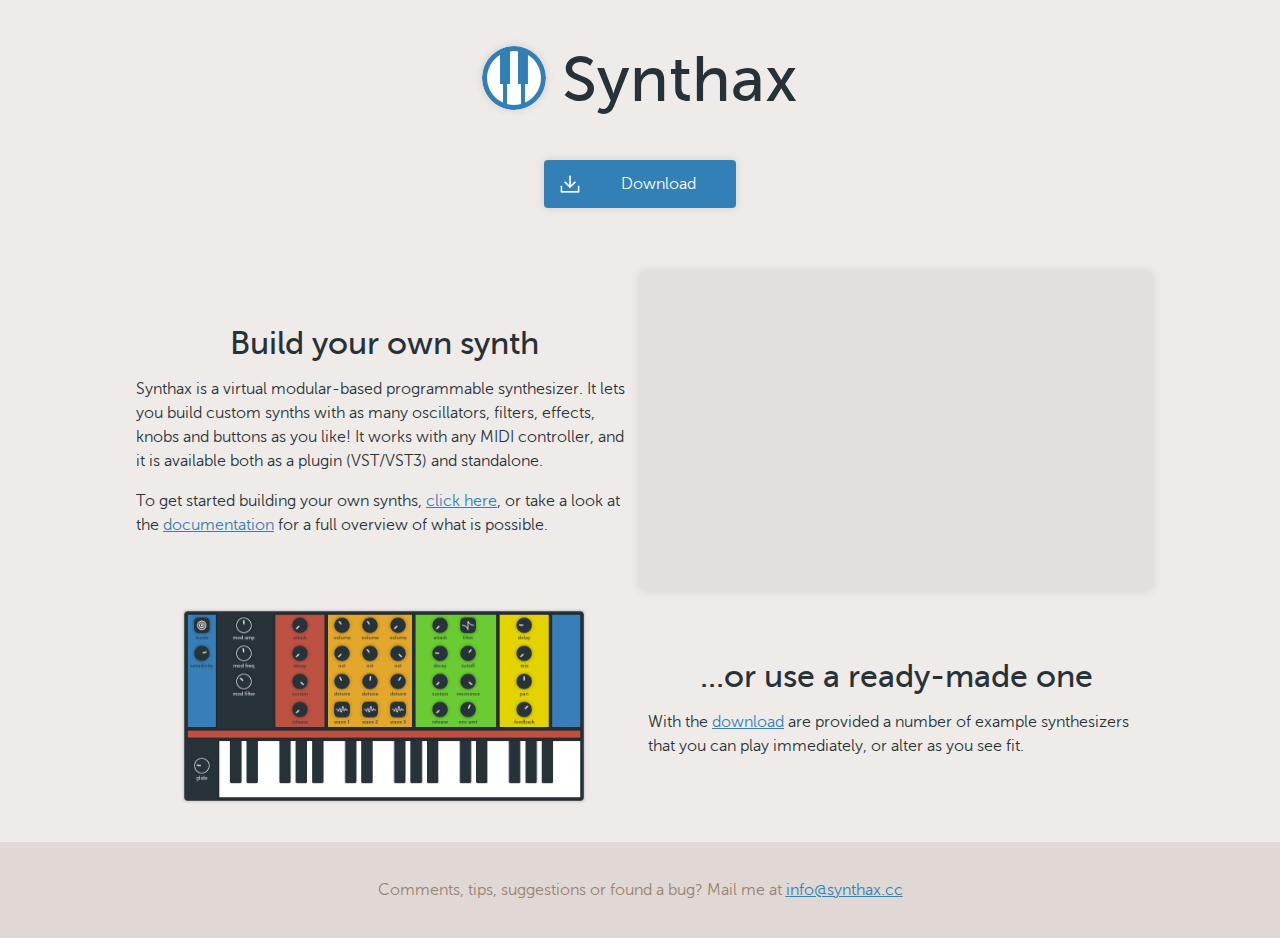
<file: index.html>
<!doctype html>
<html lang="en">
	<head>
		<meta charset="utf-8">
		<meta name="viewport" content="width=device-width, initial-scale=1.0, maximum-scale=1.0, user-scalable=0">
		<title>Synthax</title>
		<link rel="icon" href="/img/favicon.png">
		<link rel="stylesheet" type="text/css" href="/css/style.css">
	</head>
	<body>
		<div id="header"><a href="/"><img src="/img/synthax-logo.png" alt /></a><span>Synthax</span></div>
		<div id="content">
			<div style="display: flex; justify-content: center;">
				<a class="button" id="button-download" href="/download.html"><img src="/img/icon-download.png" alt /><span>Download</span></a>
			</div>

			<div style="height: 48px;"></div>

			<div class="two-columns">
				<div><div>
					<h1>Build your own synth</h1>
					<p>
						Synthax is a virtual modular-based programmable synthesizer. It lets you build custom synths with as many oscillators, filters, effects, knobs and buttons as you like! <!-- , including a user interface that can be as simple or as complex as you want. Also you can share yours and use the synth design of others. --> It works with any MIDI controller, and it is available both as a plugin (VST/VST3) and standalone.
					</p>
					<p>
						To get started building your own synths, <a target="_blank" href="/getstarted.html">click here</a>, or take a look at the <a target="_blank" href="/doc.html">documentation</a> for a full overview of what is possible.
					</p>
				</div></div>
				<div>
					<div class="video-wrapper">
						<iframe width="100%" height="100%" src="https://www.youtube.com/embed/vF_-abcdefg" frameborder="0" allow="accelerometer; encrypted-media; gyroscope; picture-in-picture" allowfullscreen></iframe>	
					</div>
				</div>
			</div>
			<div class="two-columns" style="flex-direction: row-reverse;">
				<div>
					<div>
						<h1>...or use a ready-made one</h1>
						<p>
							With the <a href="/download.html">download</a> are provided a number of example synthesizers that you can play immediately, or alter as you see fit.
						</p>
					</div>
				</div>
				<div>
					<div class="image-wrapper">
						<img src="/img/synth-2.png" alt />
					</div>
				</div>
			</div>
			<div class="two-columns">
				<div>
					
				</div>
				<div>
					<!-- <div class="slideshow"><img style="width: 100%;" src="/img/screenshot-1.png" alt /><img style="width: 100%;" src="/img/screenshot-2.png" alt /></div> -->
				</div>
			</div>
		</div>
		<div id="footer"><span>Comments, tips, suggestions or found a bug? Mail me at <a href="mailto:info@synthax.cc">info@synthax.cc</a></span></div>
	</body>
</html>
</file>
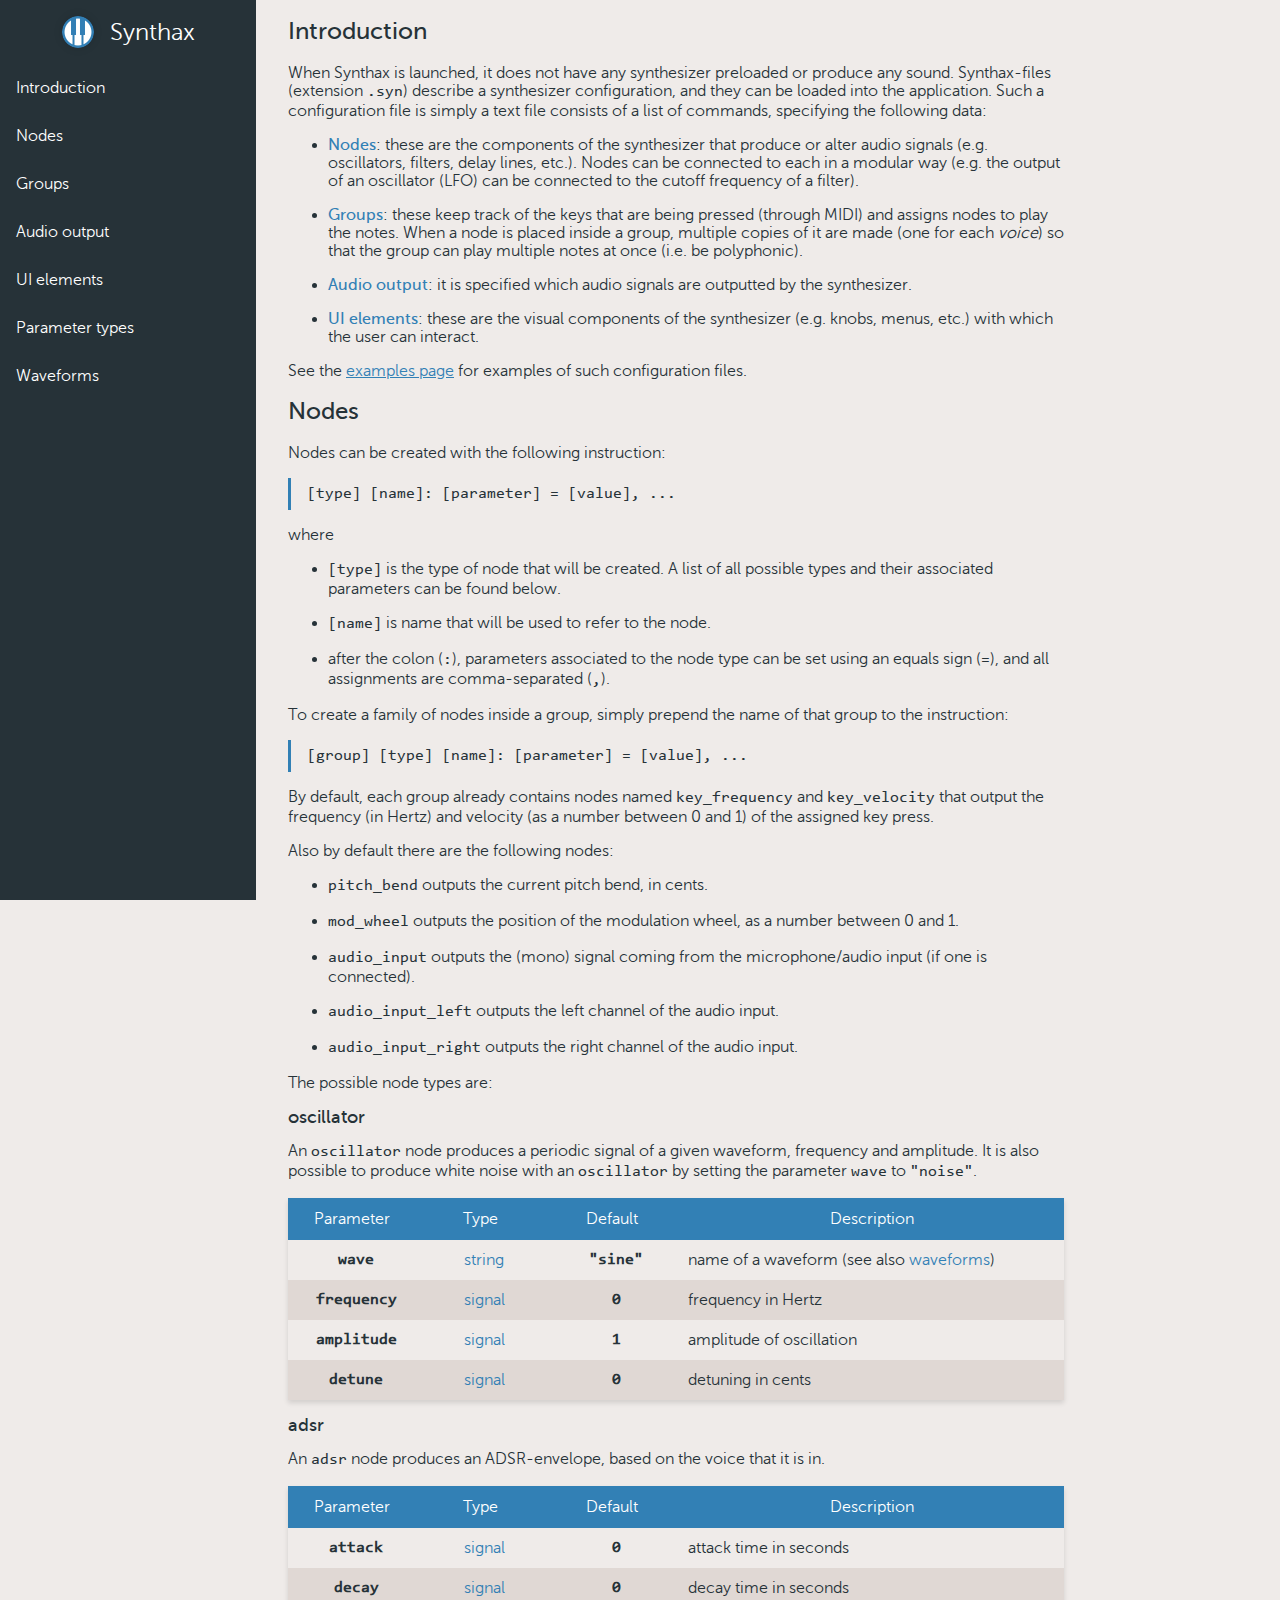
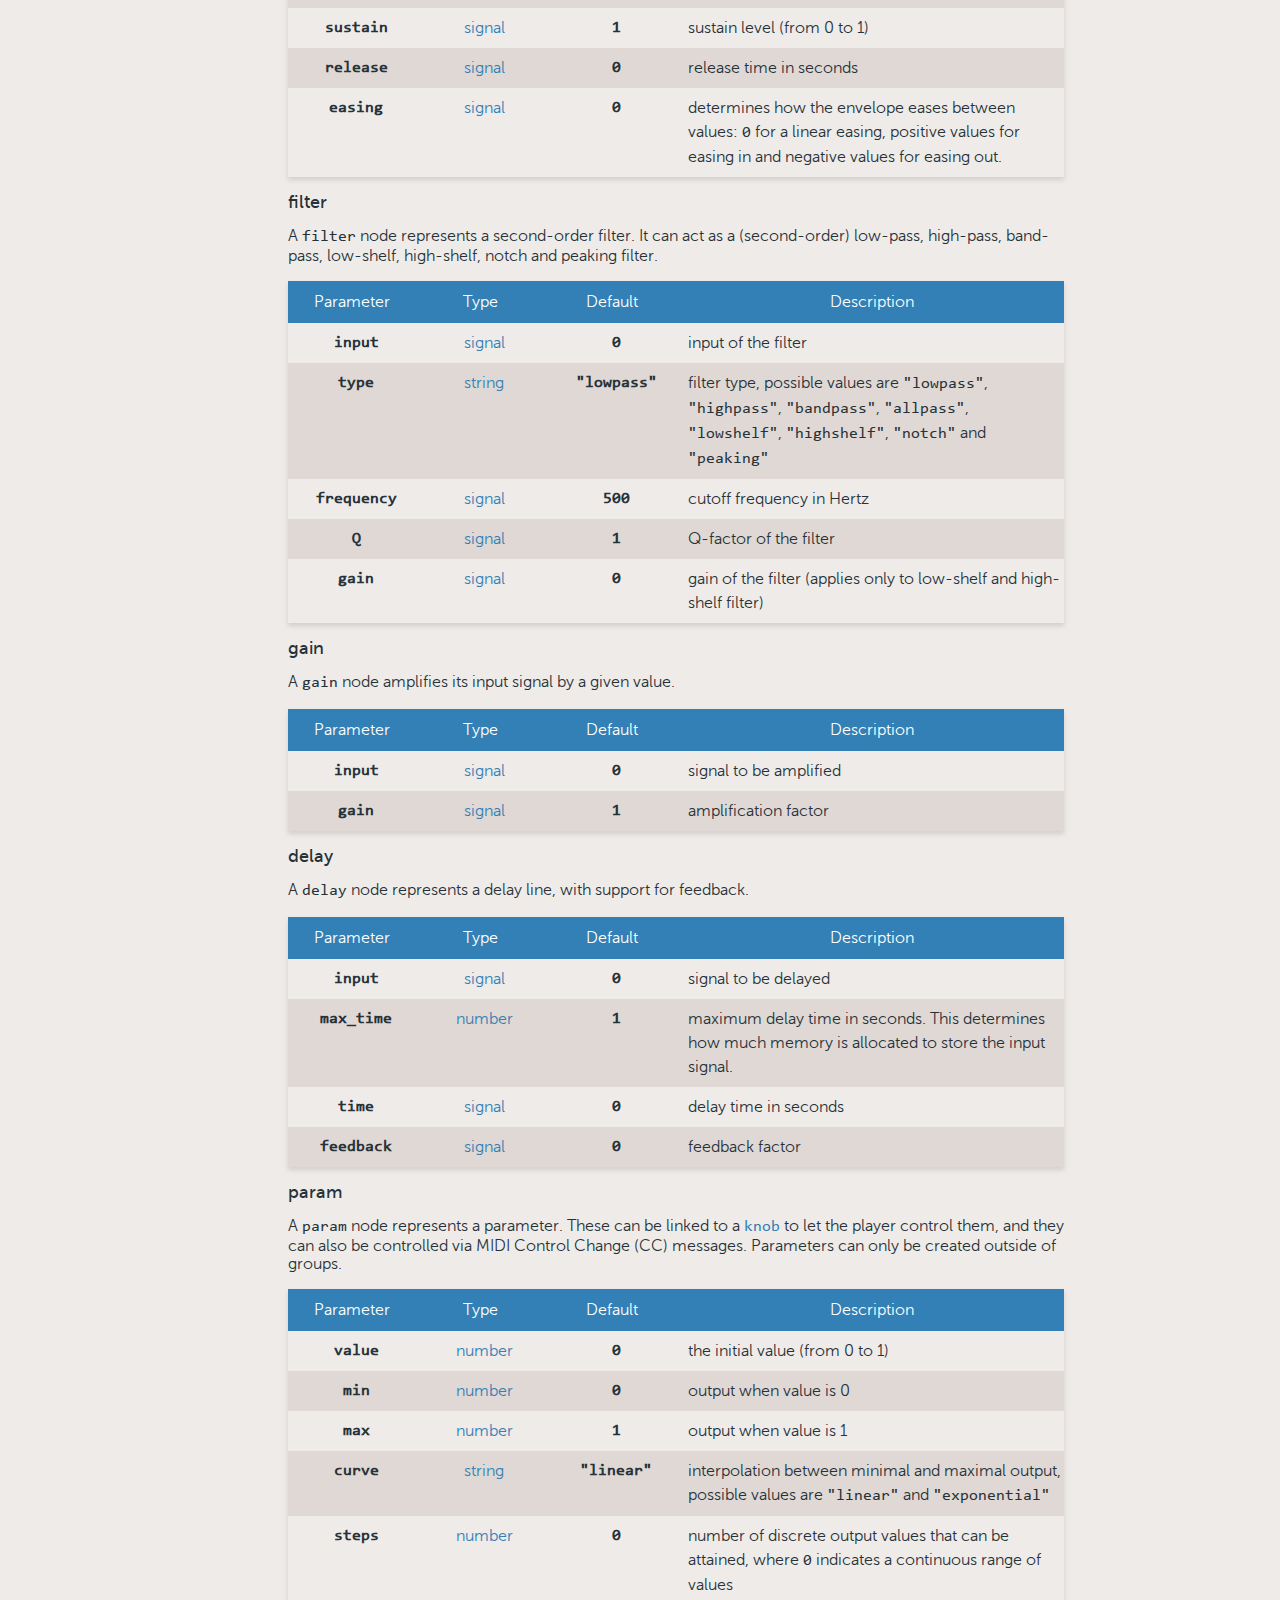
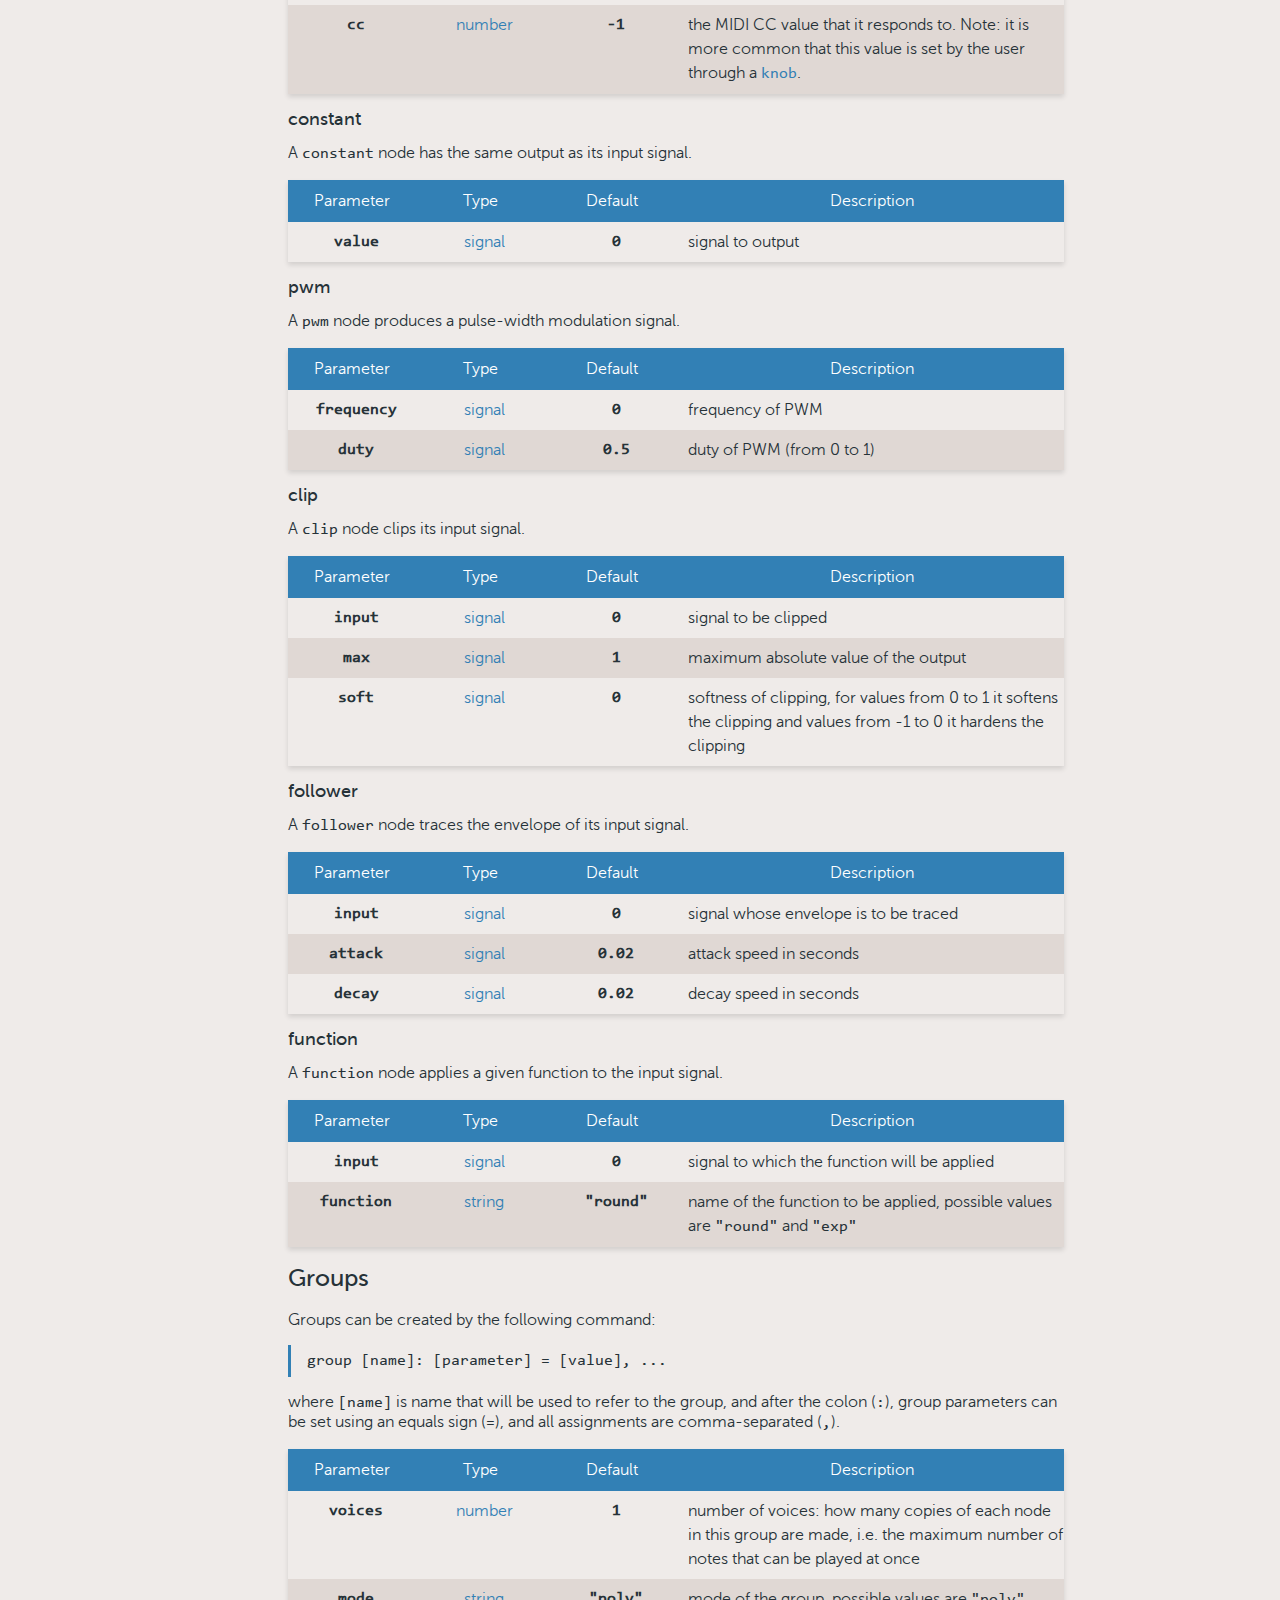
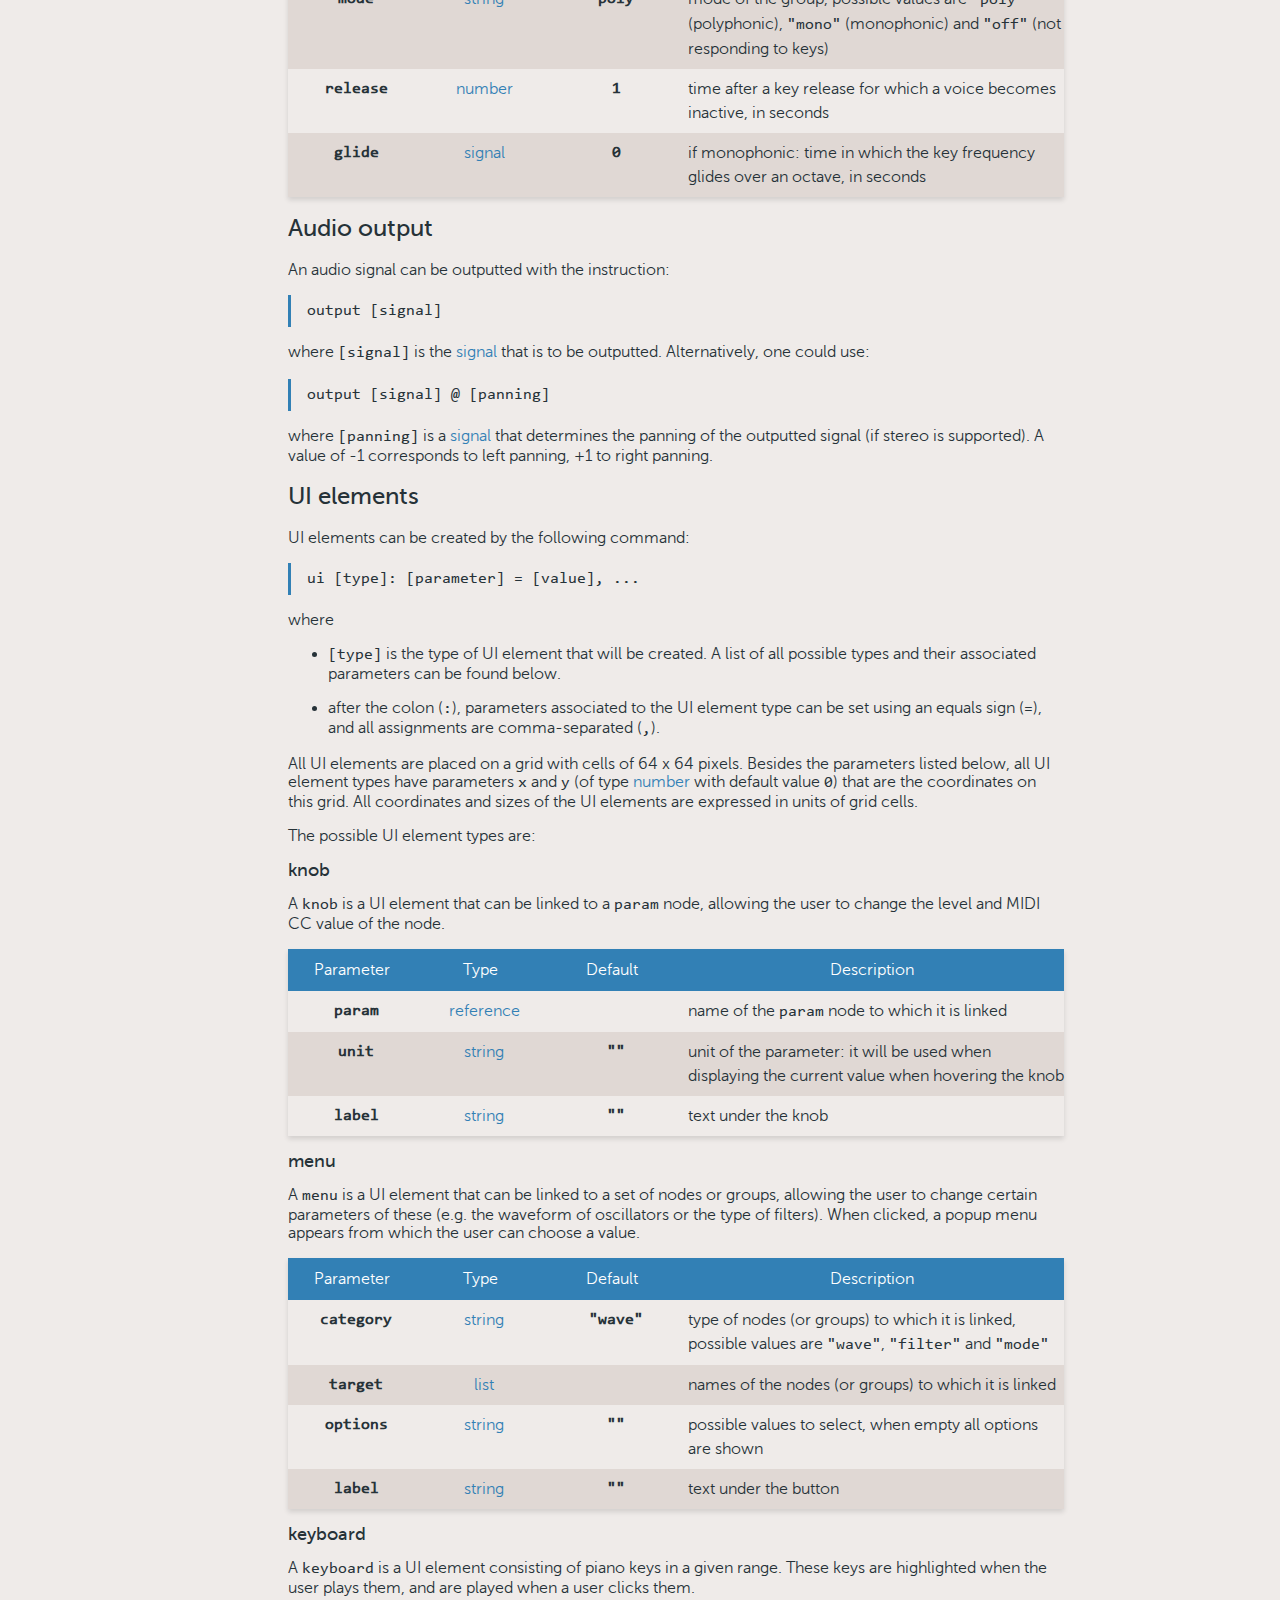
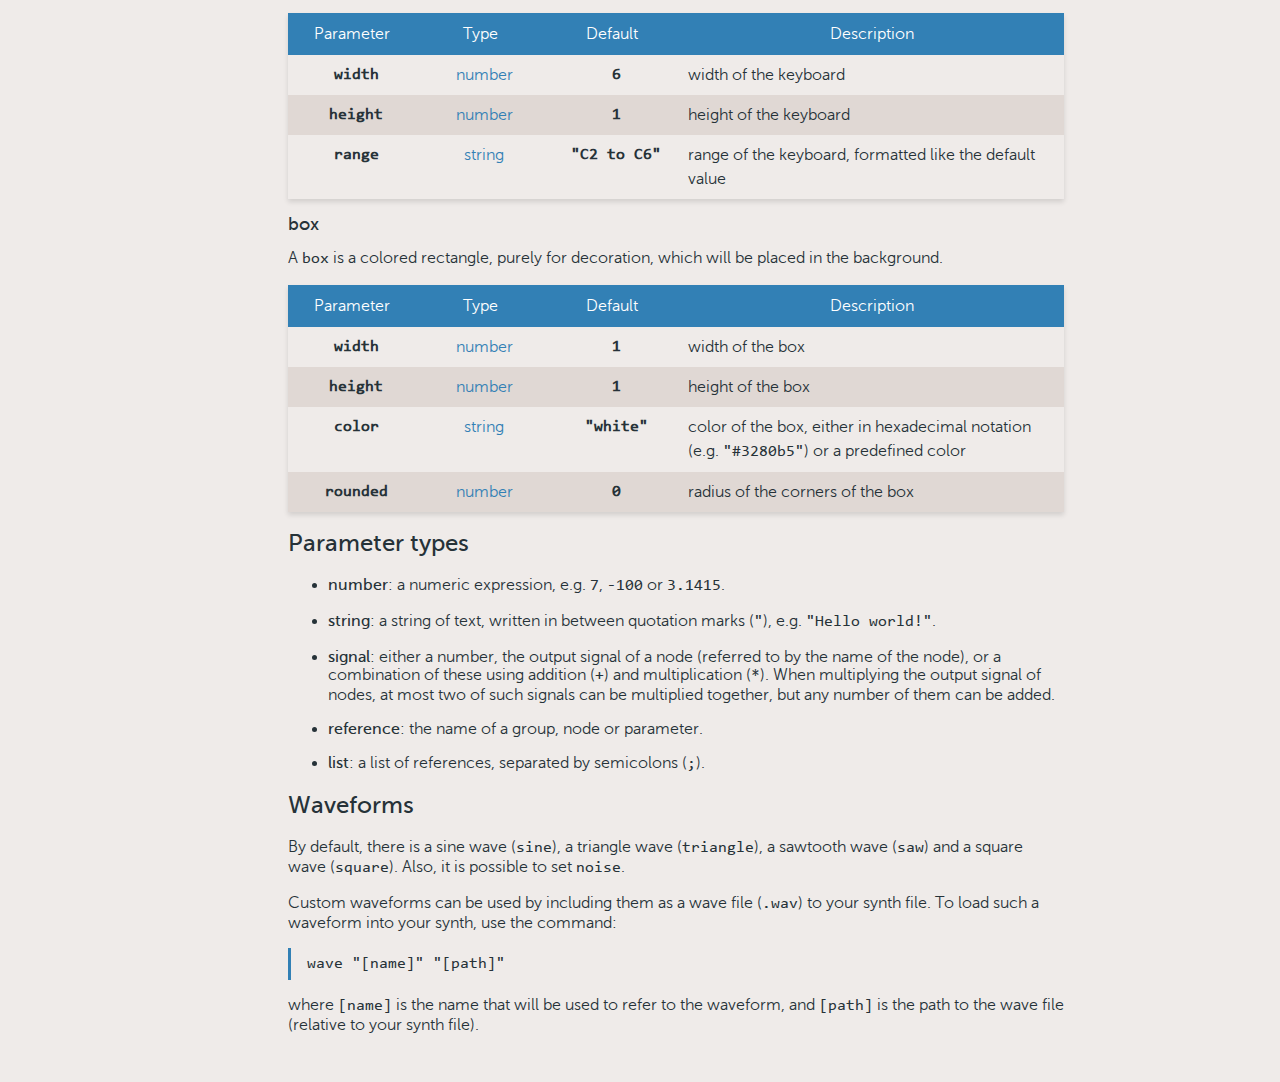
<file: doc.html>
<!doctype html><html lang="en"><head><meta charset="utf-8"><meta name="viewport" content="width=device-width, initial-scale=1.0, maximum-scale=1.0, user-scalable=0"><title>Documentation</title><link rel="icon" href="/img/favicon.png"><link rel="stylesheet" type="text/css" href="/css/doc.css"></head><body><div id="container"><div><div id="sidebar"><div class="logo"><img src="/img/synthax-logo.png" alt /><span>Synthax</span></div><div id="navigation-toggle" onclick="javascript:this.nextSibling.style.display=(this.nextSibling.style.display=='none'?'':'none');"><img src="/img/icon-menu.png" alt /></div><div id="navigation"><a href="#introduction">Introduction</a><a href="#nodes">Nodes</a><a href="#groups">Groups</a><a href="#audio-output">Audio output</a><a href="#ui-elements">UI elements</a><a href="#parameter-types">Parameter types</a><a href="#waveforms">Waveforms</a></div></div></div><div id="content"><a name="introduction"></a><h2>Introduction</h2><p>When Synthax is launched, it does not have any synthesizer preloaded or produce any sound. Synthax-files (extension <span class="mono">.syn</span>) describe a synthesizer configuration, and they can be loaded into the application. Such a configuration file is simply a text file consists of a list of commands, specifying the following data:</p><ul><li><b><a class="anchor" href="#nodes">Nodes</a></b>: these are the components of the synthesizer that produce or alter audio signals (e.g. oscillators, filters, delay lines, etc.). Nodes can be connected to each in a modular way (e.g. the output of an oscillator (LFO) can be connected to the cutoff frequency of a filter).</li><li><b><a class="anchor" href="#groups">Groups</a></b>: these keep track of the keys that are being pressed (through MIDI) and assigns nodes to play the notes. When a node is placed inside a group, multiple copies of it are made (one for each <i>voice</i>) so that the group can play multiple notes at once (i.e. be polyphonic).<li><b><a class="anchor" href="#audio-output">Audio output</a></b>: it is specified which audio signals are outputted by the synthesizer.</li><li><b><a class="anchor" href="#ui-elements">UI elements</a></b>: these are the visual components of the synthesizer (e.g. knobs, menus, etc.) with which the user can interact.</li></ul><p>See the <a target="_blank" href="/examples.html">examples page</a> for examples of such configuration files.</p><a name="nodes"></a><h2>Nodes</h2><p>Nodes can be created with the following instruction:</p><div class="code">[type] [name]: [parameter] = [value], ...</div><p>where</p><ul><li><span class="mono">[type]</span> is the type of node that will be created. A list of all possible types and their associated parameters can be found below.</li><li><span class="mono">[name]</span> is name that will be used to refer to the node.</li><li>after the colon (<span class="mono">:</span>), parameters associated to the node type can be set using an equals sign (<span class="mono">=</span>), and all assignments are comma-separated (<span class="mono">,</span>).</li></ul><p>To create a family of nodes inside a group, simply prepend the name of that group to the instruction:</p><div class="code">[group] [type] [name]: [parameter] = [value], ...</div><p>By default, each group already contains nodes named <span class="mono">key_frequency</span> and <span class="mono">key_velocity</span> that output the frequency (in Hertz) and velocity (as a number between 0 and 1) of the assigned key press.</p><p>Also by default there are the following nodes:</p><ul><li><span class="mono">pitch_bend</span> outputs the current pitch bend, in cents.</li><li><span class="mono">mod_wheel</span> outputs the position of the modulation wheel, as a number between 0 and 1.</li><li><span class="mono">audio_input</span> outputs the (mono) signal coming from the microphone/audio input (if one is connected).</li><li><span class="mono">audio_input_left</span> outputs the left channel of the audio input.</li><li><span class="mono">audio_input_right</span> outputs the right channel of the audio input.</li></ul><p>The possible node types are:</p><a name="node-oscillator"></a><h3>oscillator</h3><p>An <span class="mono">oscillator</span> node produces a periodic signal of a given waveform, frequency and amplitude. It is also possible to produce white noise with an <span class="mono">oscillator</span> by setting the parameter <span class="mono">wave</span> to <span class="mono">"noise"</span>.</p><table class="parameters"><tr><th>Parameter</th><th>Type</th><th>Default</th><th>Description</th></tr><tr><td class="parameter">wave</td><td class="type"><a class="anchor" href="#param-string">string</a></td><td class="default">"sine"</td><td class="description">name of a waveform (see also <a class="anchor" href="#waveforms">waveforms</a>)</td></tr><tr><td class="parameter">frequency</td><td class="type"><a class="anchor" href="#param-signal">signal</a></td><td class="default">0</td><td class="description">frequency in Hertz</td></tr><tr><td class="parameter">amplitude</td><td class="type"><a class="anchor" href="#param-signal">signal</a></td><td class="default">1</td><td class="description">amplitude of oscillation</td></tr><tr><td class="parameter">detune</td><td class="type"><a class="anchor" href="#param-signal">signal</a></td><td class="default">0</td><td class="description">detuning in cents</td></tr></table><a name="node-adsr"></a><h3>adsr</h3><p>An <span class="mono">adsr</span> node produces an ADSR-envelope, based on the voice that it is in.</p><table class="parameters"><tr><th>Parameter</th><th>Type</th><th>Default</th><th>Description</th></tr><tr><td class="parameter">attack</td><td class="type"><a class="anchor" href="#param-signal">signal</a></td><td class="default">0</td><td class="description">attack time in seconds</td></tr><tr><td class="parameter">decay</td><td class="type"><a class="anchor" href="#param-signal">signal</a></td><td class="default">0</td><td class="description">decay time in seconds</td></tr><tr><td class="parameter">sustain</td><td class="type"><a class="anchor" href="#param-signal">signal</a></td><td class="default">1</td><td class="description">sustain level (from 0 to 1)</td></tr><tr><td class="parameter">release</td><td class="type"><a class="anchor" href="#param-signal">signal</a></td><td class="default">0</td><td class="description">release time in seconds</td></tr><tr><td class="parameter">easing</td><td class="type"><a class="anchor" href="#param-signal">signal</a></td><td class="default">0</td><td class="description">determines how the envelope eases between values: <span class="mono">0</span> for a linear easing, positive values for easing in and negative values for easing out.</td></tr></table><a name="node-filter"></a><h3>filter</h3><p>A <span class="mono">filter</span> node represents a second-order filter. It can act as a (second-order) low-pass, high-pass, band-pass, low-shelf, high-shelf, notch and peaking filter.</p><table class="parameters"><tr><th>Parameter</th><th>Type</th><th>Default</th><th>Description</th></tr><tr><td class="parameter">input</td><td class="type"><a class="anchor" href="#param-signal">signal</a></td><td class="default">0</td><td class="description">input of the filter</td></tr><tr><td class="parameter">type</td><td class="type"><a class="anchor" href="#param-string">string</a></td><td class="default">"lowpass"</td><td class="description">filter type, possible values are <span class="mono">"lowpass"</span>, <span class="mono">"highpass"</span>, <span class="mono">"bandpass"</span>, <span class="mono">"allpass"</span>, <span class="mono">"lowshelf"</span>, <span class="mono">"highshelf"</span>, <span class="mono">"notch"</span> and <span class="mono">"peaking"</span></td></tr><tr><td class="parameter">frequency</td><td class="type"><a class="anchor" href="#param-signal">signal</a></td><td class="default">500</td><td class="description">cutoff frequency in Hertz</td></tr><tr><td class="parameter">Q</td><td class="type"><a class="anchor" href="#param-signal">signal</a></td><td class="default">1</td><td class="description">Q-factor of the filter</td></tr><tr><td class="parameter">gain</td><td class="type"><a class="anchor" href="#param-signal">signal</a></td><td class="default">0</td><td class="description">gain of the filter (applies only to low-shelf and high-shelf filter)</td></tr></table><a name="node-gain"></a><h3>gain</h3><p>A <span class="mono">gain</span> node amplifies its input signal by a given value.</p><table class="parameters"><tr><th>Parameter</th><th>Type</th><th>Default</th><th>Description</th></tr><tr><td class="parameter">input</td><td class="type"><a class="anchor" href="#param-signal">signal</a></td><td class="default">0</td><td class="description">signal to be amplified</td></tr><tr><td class="parameter">gain</td><td class="type"><a class="anchor" href="#param-signal">signal</a></td><td class="default">1</td><td class="description">amplification factor</td></tr></table><a name="node-delay"></a><h3>delay</h3><p>A <span class="mono">delay</span> node represents a delay line, with support for feedback.</p><table class="parameters"><tr><th>Parameter</th><th>Type</th><th>Default</th><th>Description</th></tr><tr><td class="parameter">input</td><td class="type"><a class="anchor" href="#param-signal">signal</a></td><td class="default">0</td><td class="description">signal to be delayed</td></tr><tr><td class="parameter">max_time</td><td class="type"><a class="anchor" href="#param-number">number</a></td><td class="default">1</td><td class="description">maximum delay time in seconds. This determines how much memory is allocated to store the input signal.</td></tr><tr><td class="parameter">time</td><td class="type"><a class="anchor" href="#param-signal">signal</a></td><td class="default">0</td><td class="description">delay time in seconds</td></tr><tr><td class="parameter">feedback</td><td class="type"><a class="anchor" href="#param-signal">signal</a></td><td class="default">0</td><td class="description">feedback factor</td></tr></table><a name="node-param"></a><h3>param</h3><p>A <span class="mono">param</span> node represents a parameter. These can be linked to a <a class="mono anchor" href="#ui-knob">knob</a> to let the player control them, and they can also be controlled via MIDI Control Change (CC) messages. Parameters can only be created outside of groups.</p><table class="parameters"><tr><th>Parameter</th><th>Type</th><th>Default</th><th>Description</th></tr><tr><td class="parameter">value</td><td class="type"><a class="anchor" href="#param-number">number</a></td><td class="default">0</td><td class="description">the initial value (from 0 to 1)</td></tr><tr><td class="parameter">min</td><td class="type"><a class="anchor" href="#param-number">number</a></td><td class="default">0</td><td class="description">output when value is 0</td></tr><tr><td class="parameter">max</td><td class="type"><a class="anchor" href="#param-number">number</a></td><td class="default">1</td><td class="description">output when value is 1</td></tr><tr><td class="parameter">curve</td><td class="type"><a class="anchor" href="#param-string">string</a></td><td class="default">"linear"</td><td class="description">interpolation between minimal and maximal output, possible values are <span class="mono">"linear"</span> and <span class="mono">"exponential"</span></td></tr><tr><td class="parameter">steps</td><td class="type"><a class="anchor" href="#param-number">number</a></td><td class="default">0</td><td class="description">number of discrete output values that can be attained, where <span class="mono">0</span> indicates a continuous range of values</td></tr><tr><td class="parameter">cc</td><td class="type"><a class="anchor" href="#param-number">number</a></td><td class="default">-1</td><td class="description">the MIDI CC value that it responds to. Note: it is more common that this value is set by the user through a <a class="mono anchor" href="#ui-knob">knob</a>.</td></tr></table><a name="node-constant"></a><h3>constant</h3><p>A <span class="mono">constant</span> node has the same output as its input signal.</p><table class="parameters"><tr><th>Parameter</th><th>Type</th><th>Default</th><th>Description</th></tr><tr><td class="parameter">value</td><td class="type"><a class="anchor" href="#param-signal">signal</a></td><td class="default">0</td><td class="description">signal to output</td></tr></table><a name="node-pwm"></a><h3>pwm</h3><p>A <span class="mono">pwm</span> node produces a pulse-width modulation signal.</p><table class="parameters"><tr><th>Parameter</th><th>Type</th><th>Default</th><th>Description</th></tr><tr><td class="parameter">frequency</td><td class="type"><a class="anchor" href="#param-signal">signal</a></td><td class="default">0</td><td class="description">frequency of PWM</td></tr><tr><td class="parameter">duty</td><td class="type"><a class="anchor" href="#param-signal">signal</a></td><td class="default">0.5</td><td class="description">duty of PWM (from 0 to 1)</td></tr></table><a name="node-clip"></a><h3>clip</h3><p>A <span class="mono">clip</span> node clips its input signal.</p><table class="parameters"><tr><th>Parameter</th><th>Type</th><th>Default</th><th>Description</th></tr><tr><td class="parameter">input</td><td class="type"><a class="anchor" href="#param-signal">signal</a></td><td class="default">0</td><td class="description">signal to be clipped</td></tr><tr><td class="parameter">max</td><td class="type"><a class="anchor" href="#param-signal">signal</a></td><td class="default">1</td><td class="description">maximum absolute value of the output</td></tr><tr><td class="parameter">soft</td><td class="type"><a class="anchor" href="#param-signal">signal</a></td><td class="default">0</td><td class="description">softness of clipping, for values from 0 to 1 it softens the clipping and values from -1 to 0 it hardens the clipping</td></tr></table><a name="node-follower"></a><h3>follower</h3><p>A <span class="mono">follower</span> node traces the envelope of its input signal.</p><table class="parameters"><tr><th>Parameter</th><th>Type</th><th>Default</th><th>Description</th></tr><tr><td class="parameter">input</td><td class="type"><a class="anchor" href="#param-signal">signal</a></td><td class="default">0</td><td class="description">signal whose envelope is to be traced</td></tr><tr><td class="parameter">attack</td><td class="type"><a class="anchor" href="#param-signal">signal</a></td><td class="default">0.02</td><td class="description">attack speed in seconds</td></tr><tr><td class="parameter">decay</td><td class="type"><a class="anchor" href="#param-signal">signal</a></td><td class="default">0.02</td><td class="description">decay speed in seconds</td></tr></table><a name="node-function"></a><h3>function</h3><p>A <span class="mono">function</span> node applies a given function to the input signal.</p><table class="parameters"><tr><th>Parameter</th><th>Type</th><th>Default</th><th>Description</th></tr><tr><td class="parameter">input</td><td class="type"><a class="anchor" href="#param-signal">signal</a></td><td class="default">0</td><td class="description">signal to which the function will be applied</td></tr><tr><td class="parameter">function</td><td class="type"><a class="anchor" href="#param-string">string</a></td><td class="default">"round"</td><td class="description">name of the function to be applied, possible values are <span class="mono">"round"</span> and <span class="mono">"exp"</span></td></tr></table><a name="groups"></a><h2>Groups</h2><p>Groups can be created by the following command:</p><div class="code">group [name]: [parameter] = [value], ...</div><p>where <span class="mono">[name]</span> is name that will be used to refer to the group, and after the colon (<span class="mono">:</span>), group parameters can be set using an equals sign (<span class="mono">=</span>), and all assignments are comma-separated (<span class="mono">,</span>).</p><!-- <li><span class="mono">[voices]</span> is an integer indicating the amount of voices the group consists of (which must be greater than zero). It can be interpreted as the maximum number of notes that can be played simultaniously (i.e. how much polyphony is supported) by the group. Whenever a node is created within a group, actually one copy is created for each voice.</li> --><table class="parameters"><tr><th>Parameter</th><th>Type</th><th>Default</th><th>Description</th></tr><tr><td class="parameter">voices</td><td class="type"><a class="anchor" href="#param-number">number</a></td><td class="default">1</td><td class="description">number of voices: how many copies of each node in this group are made, i.e. the maximum number of notes that can be played at once</td></tr><tr><td class="parameter">mode</td><td class="type"><a class="anchor" href="#param-string">string</a></td><td class="default">"poly"</td><td class="description">mode of the group, possible values are <span class="mono">"poly"</span> (polyphonic), <span class="mono">"mono"</span> (monophonic)<!--, <span class="mono">"arp"</span> (arpeggiator)--> and <span class="mono">"off"</span> (not responding to keys)</td></tr><tr><td class="parameter">release</td><td class="type"><a class="anchor" href="#param-number">number</a></td><td class="default">1</td><td class="description">time after a key release for which a voice becomes inactive, in seconds</td></tr><tr><td class="parameter">glide</td><td class="type"><a class="anchor" href="#param-signal">signal</a></td><td class="default">0</td><td class="description">if monophonic: time in which the key frequency glides over an octave, in seconds</td></tr></table><a name="audio-output"></a><h2>Audio output</h2><p>An audio signal can be outputted with the instruction:</p><div class="code">output [signal]</div><p>where <span class="mono">[signal]</span> is the <a class="anchor" href="#param-signal">signal</a> that is to be outputted. Alternatively, one could use:</p><div class="code">output [signal] @ [panning]</div><p>where <span class="mono">[panning]</span> is a <a class="anchor" href="#param-signal">signal</a> that determines the panning of the outputted signal (if stereo is supported). A value of -1 corresponds to left panning, +1 to right panning.</p><a name="ui-elements"></a><h2>UI elements</h2><p>UI elements can be created by the following command:</p><div class="code">ui [type]: [parameter] = [value], ...</div><p>where</p><ul><li><span class="mono">[type]</span> is the type of UI element that will be created. A list of all possible types and their associated parameters can be found below.</li><li>after the colon (<span class="mono">:</span>), parameters associated to the UI element type can be set using an equals sign (<span class="mono">=</span>), and all assignments are comma-separated (<span class="mono">,</span>).</li></ul><p>All UI elements are placed on a grid with cells of 64 x 64 pixels. Besides the parameters listed below, all UI element types have parameters <span class="mono">x</span> and <span class="mono">y</span> (of type <a class="anchor" href="#param-number">number</a> with default value <span class="mono">0</span>) that are the coordinates on this grid. All coordinates and sizes of the UI elements are expressed in units of grid cells.</p><p>The possible UI element types are:</p><a name="ui-knob"></a><h3>knob</h3><p>A <span class="mono">knob</span> is a UI element that can be linked to a <span class="mono">param</span> node, allowing the user to change the level and MIDI CC value of the node.</p><table class="parameters"><tr><th>Parameter</th><th>Type</th><th>Default</th><th>Description</th></tr><tr><td class="parameter">param</td><td class="type"><a class="anchor" href="#param-reference">reference</a></td><td class="default"></td><td class="description">name of the <span class="mono">param</span> node to which it is linked</td></tr><tr><td class="parameter">unit</td><td class="type"><a class="anchor" href="#param-string">string</a></td><td class="default">""</td><td class="description">unit of the parameter: it will be used when displaying the current value when hovering the knob</td></tr><tr><td class="parameter">label</td><td class="type"><a class="anchor" href="#param-string">string</a></td><td class="default">""</td><td class="description">text under the knob</td></tr></table><a name="ui-menu"></a><h3>menu</h3><p>A <span class="mono">menu</span> is a UI element that can be linked to a set of nodes or groups, allowing the user to change certain parameters of these (e.g. the waveform of oscillators or the type of filters). When clicked, a popup menu appears from which the user can choose a value.</p><table class="parameters"><tr><th>Parameter</th><th>Type</th><th>Default</th><th>Description</th></tr><tr><td class="parameter">category</td><td class="type"><a class="anchor" href="#param-string">string</a></td><td class="default">"wave"</td><td class="description">type of nodes (or groups) to which it is linked, possible values are <span class="mono">"wave"</span>, <span class="mono">"filter"</span> and  <span class="mono">"mode"</span></td></tr><tr><td class="parameter">target</td><td class="type"><a class="anchor" href="#param-list">list</a></td><td class="default"></td><td class="description">names of the nodes (or groups) to which it is linked</td></tr><tr><td class="parameter">options</td><td class="type"><a class="anchor" href="#param-string">string</a></td><td class="default">""</td><td class="description">possible values to select, when empty all options are shown</td></tr><tr><td class="parameter">label</td><td class="type"><a class="anchor" href="#param-string">string</a></td><td class="default">""</td><td class="description">text under the button</td></tr></table><a name="ui-keyboard"></a><h3>keyboard</h3><p>A <span class="mono">keyboard</span> is a UI element consisting of piano keys in a given range. These keys are highlighted when the user plays them, and are played when a user clicks them.</p><table class="parameters"><tr><th>Parameter</th><th>Type</th><th>Default</th><th>Description</th></tr><tr><td class="parameter">width</td><td class="type"><a class="anchor" href="#param-number">number</a></td><td class="default">6</td><td class="description">width of the keyboard</td></tr><tr><td class="parameter">height</td><td class="type"><a class="anchor" href="#param-number">number</a></td><td class="default">1</td><td class="description">height of the keyboard</td></tr><tr><td class="parameter">range</td><td class="type"><a class="anchor" href="#param-string">string</a></td><td class="default">"C2 to C6"</td><td class="description">range of the keyboard, formatted like the default value</td></tr></table><a name="ui-box"></a><h3>box</h3><p>A <span class="mono">box</span> is a colored rectangle, purely for decoration, which will be placed in the background.</p><table class="parameters"><tr><th>Parameter</th><th>Type</th><th>Default</th><th>Description</th></tr><tr><td class="parameter">width</td><td class="type"><a class="anchor" href="#param-number">number</a></td><td class="default">1</td><td class="description">width of the box</td></tr><tr><td class="parameter">height</td><td class="type"><a class="anchor" href="#param-number">number</a></td><td class="default">1</td><td class="description">height of the box</td></tr><tr><td class="parameter">color</td><td class="type"><a class="anchor" href="#param-string">string</a></td><td class="default">"white"</td><td class="description">color of the box, either in hexadecimal notation (e.g. <span class="mono">"#3280b5"</span>) or a predefined color</td></tr><tr><td class="parameter">rounded</td><td class="type"><a class="anchor" href="#param-number">number</a></td><td class="default">0</td><td class="description">radius of the corners of the box</td></tr></table><a name="parameter-types"></a><h2>Parameter types</h2><ul><li><a name="param-number"></a><b>number</b>: a numeric expression, e.g. <span class="mono">7</span>, <span class="mono">-100</span> or <span class="mono">3.1415</span>.</li><li><a name="param-string"></a><b>string</b>: a string of text, written in between quotation marks (<span class="mono">"</span>), e.g. <span class="mono">"Hello world!"</span>.</li><li><a name="param-signal"></a><b>signal</b>: either a number, the output signal of a node (referred to by the name of the node), or a combination of these using addition (<span class="mono">+</span>) and multiplication (<span class="mono">*</span>). When multiplying the output signal of nodes, at most two of such signals can be multiplied together, but any number of them can be added. <!-- (TODO: explain how nodes from different groups are added/multiplied.) --></li><li><a name="param-reference"></a><b>reference</b>: the name of a group, node or parameter.</li><li><a name="param-list"></a><b>list</b>: a list of references, separated by semicolons (<span class="mono">;</span>).</li></ul><a name="waveforms"></a><h2>Waveforms</h2><p>By default, there is a sine wave (<span class="mono">sine</span>), a triangle wave (<span class="mono">triangle</span>), a sawtooth wave (<span class="mono">saw</span>) and a square wave (<span class="mono">square</span>). Also, it is possible to set <span class="mono">noise</span>.</p><p>Custom waveforms can be used by including them as a wave file (<span class="mono">.wav</span>) to your synth file. To load such a waveform into your synth, use the command:</p><div class="code">wave "[name]" "[path]"</div><p>where <span class="mono">[name]</span> is the name that will be used to refer to the waveform, and <span class="mono">[path]</span> is the path to the wave file (relative to your synth file).</p></div></div></body></html>
</file>
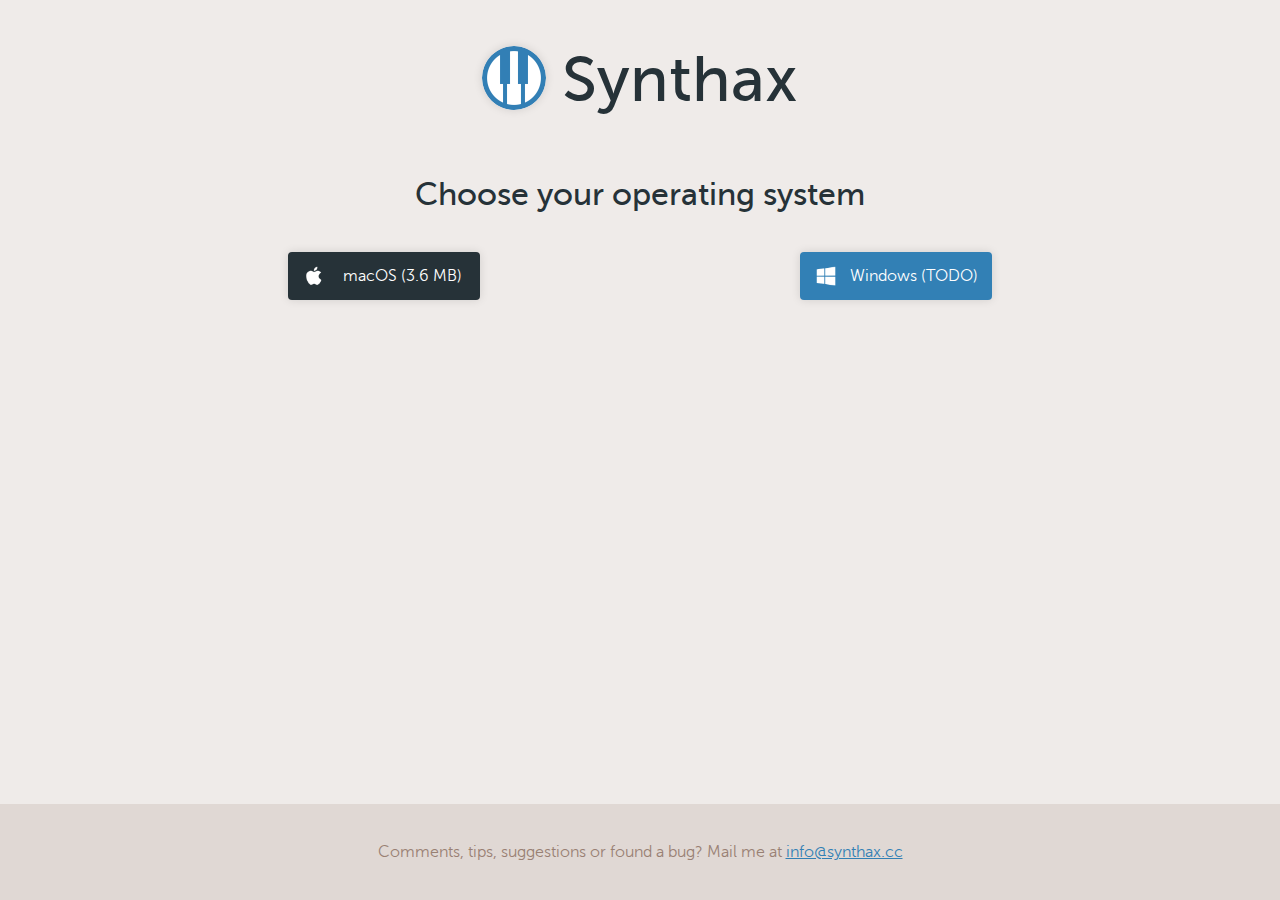
<file: download.html>
<!doctype html>
<html lang="en">
	<head>
		<meta charset="utf-8">
		<meta name="viewport" content="width=device-width, initial-scale=1.0, maximum-scale=1.0, user-scalable=0">
		<title>Download Synthax</title>
		<link rel="icon" href="/img/favicon.png">
		<link rel="stylesheet" type="text/css" href="/css/style.css">
	</head>
	<body>
		<div id="header"><a href="/"><img src="/img/synthax-logo.png" alt /></a><span>Synthax</span></div>
		<div id="content">
			<h1>Choose&nbsp;your operating&nbsp;system</h1>
			<div id="download-buttons">
				<a class="download button" id="button-macos" href="/files/install/synthax-mac.dmg"><img src="/img/icon-apple.png" alt /><span>macOS (3.6 MB)</span></a>
				<a class="download button" id="button-windows" href="/files/install/synthax-win.zip"><img src="/img/icon-windows.png" alt /><span>Windows (TODO)</span></a>
			</div>
		</div>
		<div id="footer"><span>Comments, tips, suggestions or found a bug? Mail me at <a href="mailto:info@synthax.cc">info@synthax.cc</a></span></div>
	</body>
</html>
</file>
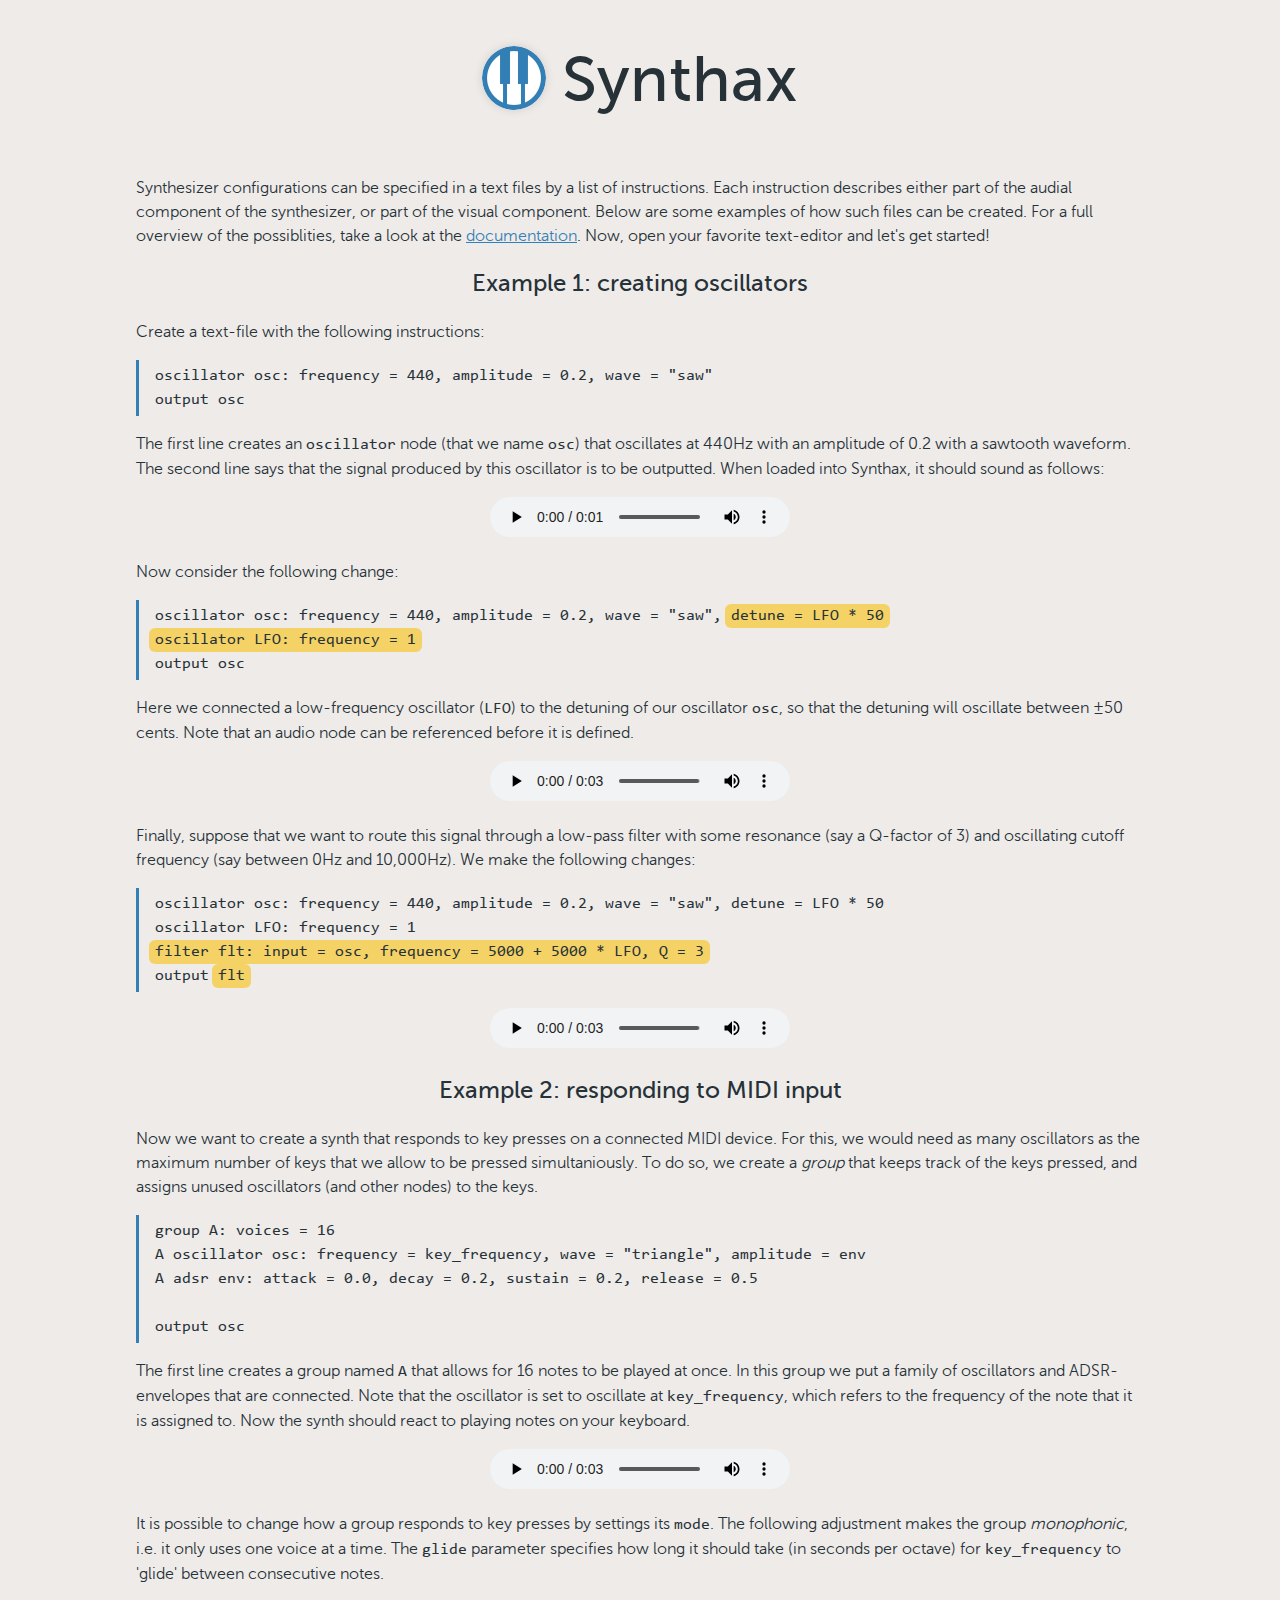
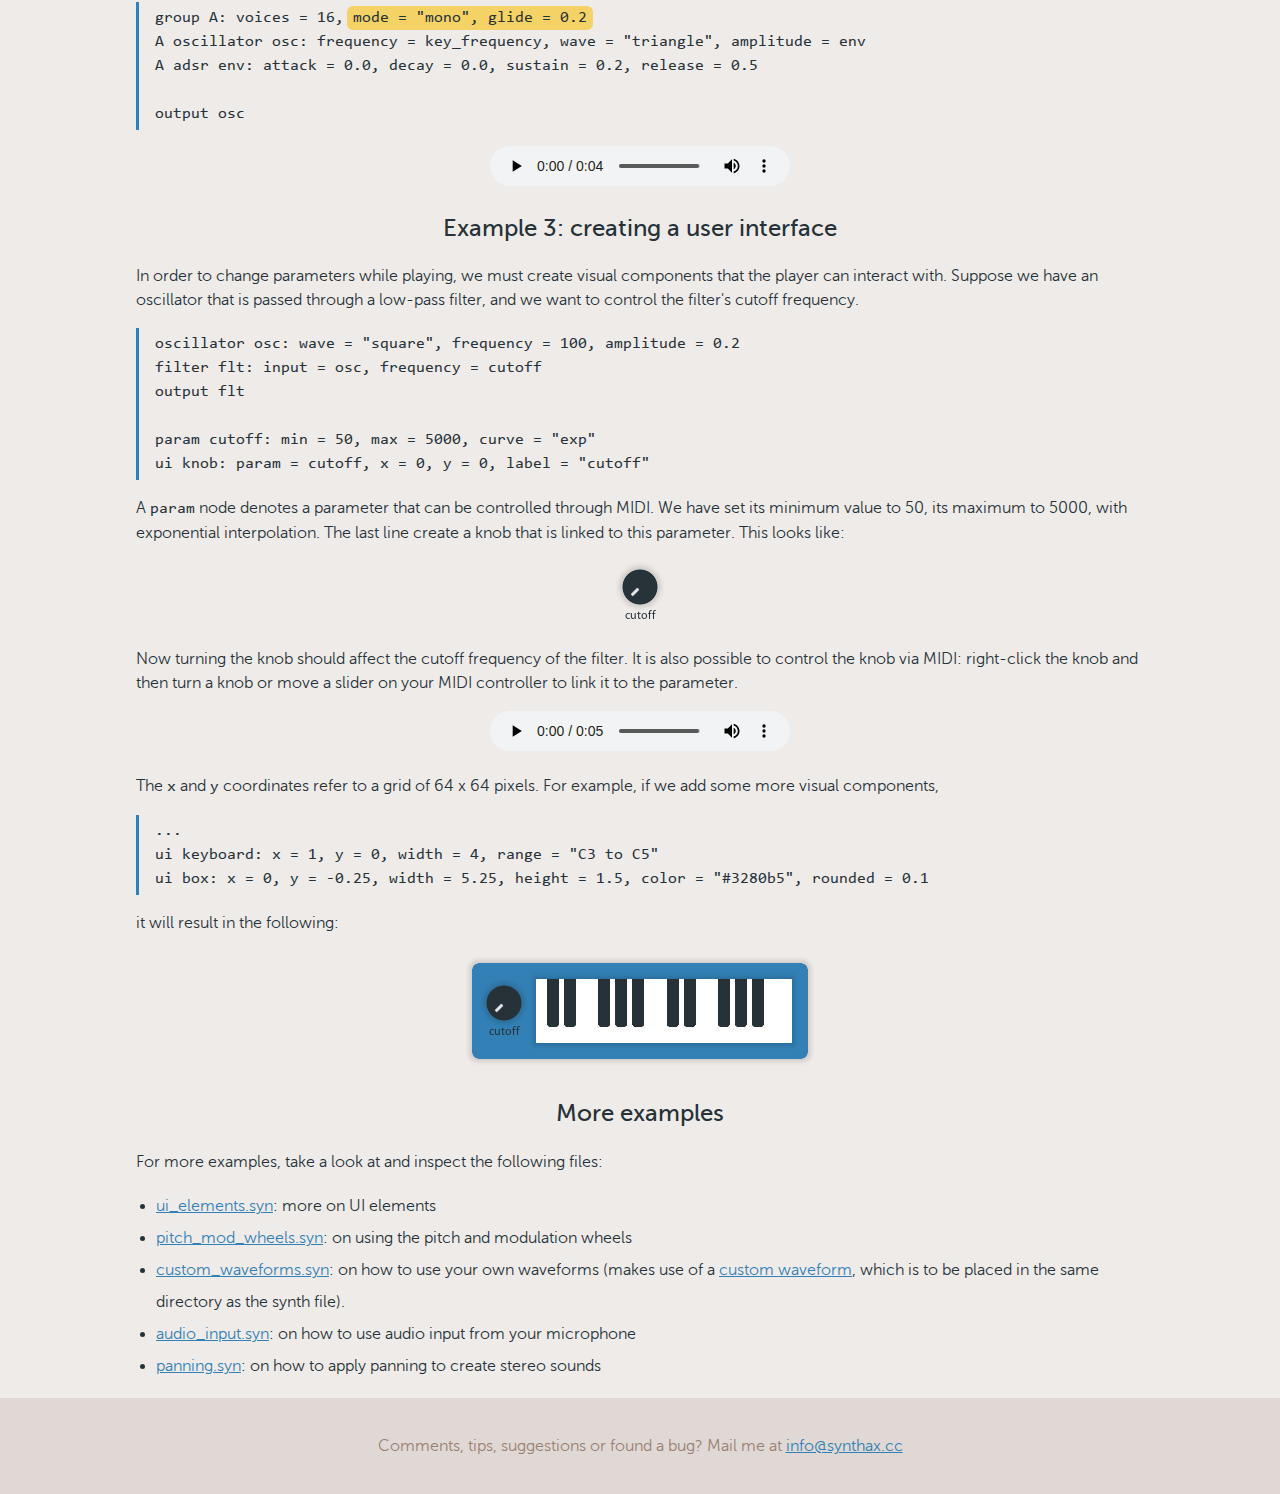
<file: getstarted.html>
<!doctype html>
<html lang="en">
	<head>
		<meta charset="utf-8">
		<meta name="viewport" content="width=device-width, initial-scale=1.0, maximum-scale=1.0, user-scalable=0">
		<title>Get started</title>
		<link rel="icon" href="/img/favicon.png">
		<link rel="stylesheet" type="text/css" href="/css/style.css">
	</head>
	<body>
		<div id="header">
			<a href="/"><img src="/img/synthax-logo.png" alt /></a>
			<span>Synthax</span>
		</div>
		<div style="padding: 0px 8px;" id="content">
			<p>
				Synthesizer configurations can be specified in a text files by a list of instructions. Each instruction describes either part of the audial component of the synthesizer, or part of the visual component.

				Below are some examples of how such files can be created. For a full overview of the possiblities, take a look at the <a target="_blank" href="/doc.html">documentation</a>. Now, open your favorite text-editor and let's get started!
			</p>
			<h2>Example 1: creating oscillators</h2>
			<p>
				Create a text-file with the following instructions:
			</p>
			<div class="code">
				oscillator osc: frequency = 440, amplitude = 0.2, wave = "saw"<br/>
				output osc
			</div>
			<p>
				The first line creates an <span class="mono">oscillator</span> node (that we name <span class="mono">osc</span>) that oscillates at 440Hz with an amplitude of 0.2 with a sawtooth waveform. The second line says that the signal produced by this oscillator is to be outputted. When loaded into Synthax, it should sound as follows:
			</p>
			<p class="centered">
				<audio controls>
	  					<source src="/audio/example-1-1.wav" type="audio/wav">
						Your browser does not support the audio element.
				</audio>
			</p>
			<p>
				Now consider the following change:
			</p>
			<div class="code">
				oscillator osc: frequency = 440, amplitude = 0.2, wave = "saw", <span class="highlight">detune = LFO * 50</span> <br/>
				<span class="highlight">oscillator LFO: frequency = 1</span> <br/>
				output osc
			</div>
			<p>
				Here we connected a low-frequency oscillator (<span class="mono">LFO</span>) to the detuning of our oscillator <span class="mono">osc</span>, so that the detuning will oscillate between <span style="position: relative; top: -2px;">±</span>50 cents. Note that an audio node can be referenced before it is defined.
			</p>
			<p class="centered">
				<audio controls>
	  					<source src="/audio/example-1-2.wav" type="audio/wav">
						Your browser does not support the audio element.
				</audio>
			</p>
			<p>
				Finally, suppose that we want to route this signal through a low-pass filter with some resonance (say a Q-factor of 3) and oscillating cutoff frequency (say between 0Hz and 10,000Hz). We make the following changes:
			</p>
			<div class="code">
				oscillator osc: frequency = 440, amplitude = 0.2, wave = "saw", detune = LFO * 50<br/>
				oscillator LFO: frequency = 1<br/>
				<span class="highlight">filter flt: input = osc, frequency = 5000 + 5000 * LFO, Q = 3</span><br/>
				output <span class="highlight">flt</span>
			</div>
			<p class="centered">
				<audio controls>
	  					<source src="/audio/example-1-3.wav" type="audio/wav">
						Your browser does not support the audio element.
				</audio>
			</p>

			<h2>Example 2: responding to MIDI input</h2>
			<p>
				Now we want to create a synth that responds to key presses on a connected MIDI device. For this, we would need as many oscillators as the maximum number of keys that we allow to be pressed simultaniously. To do so, we create a <i>group</i> that keeps track of the keys pressed, and assigns unused oscillators (and other nodes) to the keys.
			</p>
			<div class="code">
				group A: voices = 16<br/>
				A oscillator osc: frequency = key_frequency, wave = "triangle", amplitude = env<br/>
				A adsr env: attack = 0.0, decay = 0.2, sustain = 0.2, release = 0.5<br/>
				<br/>
				output osc
			</div>
			<p>
				The first line creates a group named <span class="mono">A</span> that allows for 16 notes to be played at once. In this group we put a family of oscillators and ADSR-envelopes that are connected. Note that the oscillator is set to oscillate at <span class="mono">key_frequency</span>, which refers to the frequency of the note that it is assigned to. Now the synth should react to playing notes on your keyboard.
			</p>
			<p class="centered">
				<audio controls>
					<source src="/audio/example-2-1.wav" type="audio/wav">
					Your browser does not support the audio element.
				</audio>
			</p>
			<p>
				It is possible to change how a group responds to key presses by settings its <span class="mono">mode</span>. The following adjustment makes the group <i>monophonic</i>, i.e. it only uses one voice at a time. The <span class="mono">glide</span> parameter specifies how long it should take (in seconds per octave) for <span class="mono">key_frequency</span> to 'glide' between consecutive notes.
			</p>
			<div class="code">
				group A: voices = 16, <span class="highlight">mode = "mono", glide = 0.2</span><br/>
				A oscillator osc: frequency = key_frequency, wave = "triangle", amplitude = env<br/>
				A adsr env: attack = 0.0, decay = 0.0, sustain = 0.2, release = 0.5<br/>
				<br/>
				output osc
			</div>
			<p class="centered">
				<audio controls>
					<source src="/audio/example-2-2.wav" type="audio/wav">
					Your browser does not support the audio element.
				</audio>
			</p>

			<h2>Example 3: creating a user interface</h2>
			<p>
				In order to change parameters while playing, we must create visual components that the player can interact with. Suppose we have an oscillator that is passed through a low-pass filter, and we want to control the filter's cutoff frequency.
			</p>
			<div class="code">
				oscillator osc: wave = "square", frequency = 100, amplitude = 0.2<br/>
				filter flt: input = osc, frequency = cutoff<br/>
				output flt<br/>
				<br/>
				param cutoff: min = 50, max = 5000, curve = "exp"<br/>
				ui knob: param = cutoff, x = 0, y = 0, label = "cutoff"
			</div>
			<p>
				A <span class="mono">param</span> node denotes a parameter that can be controlled through MIDI. We have set its minimum value to 50, its maximum to 5000, with exponential interpolation. The last line create a knob that is linked to this parameter. This looks like:
			</p>
			<p class="centered">
				<img src="/img/examples/example-3-1.png" />	
			</p>
			<p>
				Now turning the knob should affect the cutoff frequency of the filter. It is also possible to control the knob via MIDI: right-click the knob and then turn a knob or move a slider on your MIDI controller to link it to the parameter.
			</p>
			<p class="centered">
				<audio controls>
					<source src="/audio/example-3-1.wav" type="audio/wav">
					Your browser does not support the audio element.
				</audio>
			</p>
			<p>
				The <span class="mono">x</span> and <span class="mono">y</span> coordinates refer to a grid of 64 x 64 pixels. For example, if we add some more visual components,
			</p>
			<div class="code">
				...<br/>
				ui keyboard: x = 1, y = 0, width = 4, range = "C3 to C5"<br/>
				ui box: x = 0, y = -0.25, width = 5.25, height = 1.5, color = "#3280b5", rounded = 0.1
			</div>
			<p>
				it will result in the following:
			</p>
			<p class="centered">
				<img src="/img/examples/example-3-2.png" />	
			</p>
			<h2>More examples</h2>
			<p>
				For more examples, take a look at and inspect the following files:
			</p>
			<ul>
				<li><a target="_blank" href="/files/syn/ui_elements.syn">ui_elements.syn</a>: more on UI elements</li>
				<li><a target="_blank" href="/files/syn/pitch_mod_wheels.syn">pitch_mod_wheels.syn</a>: on using the pitch and modulation wheels</li>
				<li><a target="_blank" href="/files/syn/custom_waveforms.syn">custom_waveforms.syn</a>: on how to use your own waveforms (makes use of a <a target="_blank" href="/files/wav/sample.wav">custom waveform</a>, which is to be placed in the same directory as the synth file).</li>
				<li><a target="_blank" href="/files/syn/audio_input.syn">audio_input.syn</a>: on how to use audio input from your microphone</li>
				<li><a target="_blank" href="/files/syn/panning.syn">panning.syn</a>: on how to apply panning to create stereo sounds</li>
			</ul>
		</div>
		<div id="footer"><span>Comments, tips, suggestions or found a bug? Mail me at <a href="mailto:info@synthax.cc">info@synthax.cc</a></span></div>
	</body>
</html>
</file>
<file: css/style.css>
@font-face {
  font-family: "museosans";
  src: url("/fonts/museosans-300.ttf");
}
@font-face {
  font-family: "museosans";
  src: url("/fonts/museosans-500.ttf");
  font-weight: bold;
}
@font-face {
  font-family: "consolas";
  src: url("/fonts/consolas.ttf");
}
html {
  margin: 0px;
  padding: 0px;
  height: 100%;
  box-sizing: border-box;
}

body {
  font-family: "museosans";
  background: #efebe9;
  color: #263238;
  font-size: 16px;
  position: relative;
  margin: 0px;
  padding: 0px 0px 96px 0px;
  min-height: 100%;
  box-sizing: border-box;
}

#header {
  display: flex;
  flex-wrap: wrap;
  justify-content: center;
  align-items: center;
  height: 160px;
  margin: 0px auto;
}
#header img {
  width: 64px;
  height: 64px;
  cursor: pointer;
  border-radius: 32px;
  box-shadow: 0px 0px 10px rgba(0, 0, 0, 0.12);
}
#header span {
  font-size: 64px;
  font-weight: bold;
  margin-left: 16px;
}

#content {
  margin: 0px auto;
  box-sizing: border-box;
  width: 1024px;
  max-width: 100%;
}

#footer {
  position: absolute;
  bottom: 0px;
  left: 0px;
  width: 100%;
  height: 96px;
  padding: 0px 8px;
  box-sizing: border-box;
  background-color: #e0d8d4;
  display: flex;
  justify-content: center;
  align-items: center;
  text-align: center;
  color: #998073;
}

.two-columns {
  margin: 16px 0px;
  display: flex;
  flex-wrap: wrap;
}
.two-columns > div {
  box-sizing: border-box;
  width: 50%;
  min-width: 320px;
  flex-grow: 1;
  display: flex;
  flex-direction: column;
  justify-content: space-around;
}
.two-columns > div:first-child {
  padding: 0px 8px;
}

.video-wrapper {
  position: relative;
  padding-bottom: 56.25%;
  padding-top: 30px;
  height: 0;
  overflow: hidden;
  background-color: rgba(0, 0, 0, 0.05);
  border-radius: 0px;
  box-shadow: 0px 0px 10px rgba(0, 0, 0, 0.12);
}
.video-wrapper iframe {
  position: absolute;
  top: 0px;
  left: 0px;
  width: 100%;
  height: 100%;
}

.image-wrapper {
  padding: 0% 10%;
}
.image-wrapper img {
  width: 100%;
}

.button {
  display: flex;
  align-items: center;
  width: 192px;
  height: 48px;
  color: white;
  border-radius: 4px;
  transition: 0.2s;
  cursor: pointer;
  box-shadow: 0px 0px 10px rgba(0, 0, 0, 0.12);
  text-decoration: none;
}
.button img {
  width: 20px;
  height: 20px;
  margin-left: 16px;
}
.button span {
  flex-grow: 1;
  text-align: center;
}

#download-buttons {
  display: flex;
  justify-content: space-around;
  flex-wrap: wrap;
}
#download-buttons .button {
  margin: 24px;
}

h1 {
  font-size: 32px;
  font-weight: bold;
  margin: 16px 0px;
  text-align: center;
}

h2 {
  font-size: 24px;
  line-height: 32px;
  text-align: center;
}

h3 {
  font-size: 18px;
  margin: 8px 0px;
}

#button-macos {
  background-color: #263238;
}
#button-macos:hover {
  background-color: #3b4d56;
}

#button-windows {
  background-color: #3280b5;
}
#button-windows:hover {
  background-color: #4c99ce;
}

#button-download {
  background-color: #3280b5;
}
#button-download:hover {
  background-color: #4c99ce;
}

a {
  color: #3280b5;
}

.slideshow {
  position: relative;
  margin: 16px;
}
.slideshow img {
  position: absolute;
  top: 0px;
  left: 0px;
  animation: slideshow 12s infinite;
  box-shadow: 0px 0px 10px rgba(0, 0, 0, 0.12);
  border-radius: 3px;
}
.slideshow img:first-child {
  position: initial;
}
.slideshow img:nth-child(2) {
  animation-delay: -6s;
}

p {
  line-height: 24px;
}
p.centered {
  text-align: center;
}

ul {
  padding-inline-start: 16px;
  line-height: 32px;
}
ul li {
  font-size: 18px;
  font-weight: bold;
}

div.code {
  padding: 4px 0px 4px 16px;
  margin: 8px 0px 8px 0px;
  font-family: "consolas";
  line-height: 24px;
  border-left: solid #3280b5 3px;
  white-space: nowrap;
  overflow: scroll;
}
div.code .highlight {
  padding: 4px 0px;
  position: relative;
}
div.code .highlight:before {
  z-index: -1;
  content: "";
  position: absolute;
  left: -6px;
  width: 100%;
  height: 100%;
  padding: 0px 6px;
  border-radius: 6px;
  background: #f5d265;
}

.mono {
  font-family: "consolas";
}

@keyframes slideshow {
  0% {
    opacity: 0;
  }
  40% {
    opacity: 0;
  }
  50% {
    opacity: 1;
  }
  51% {
    opacity: 1;
  }
  90% {
    opacity: 1;
  }
  100% {
    opacity: 0;
  }
}
audio {
  width: 300px;
  height: 40px;
}

ul {
  margin-left: 4px;
}
ul li {
  font-size: 16px;
  font-weight: normal;
}

p.centered img {
  max-width: 80%;
}
</file>
<file: css/doc.css>
@font-face {
  font-family: "museosans";
  src: url("/fonts/museosans-300.ttf");
}
@font-face {
  font-family: "museosans";
  src: url("/fonts/museosans-500.ttf");
  font-weight: bold;
}
@font-face {
  font-family: "consolas";
  src: url("/fonts/consolas.ttf");
}
html {
  margin: 0px;
  padding: 0px;
  min-height: 100%;
}

body {
  margin: 0px;
  padding: 0px;
  min-height: 100%;
  background: #efebe9;
  color: #263238;
  font-family: "museosans";
  font-size: 16px;
}

#container {
  display: flex;
}
#container > div:first-child {
  width: 256px;
  min-width: 256px;
}

#sidebar {
  position: fixed;
  top: 0px;
  left: 0px;
  width: 256px;
  height: 100%;
  background-color: #263238;
  color: white;
  overflow: scroll;
}
#sidebar .logo {
  display: flex;
  justify-content: center;
  align-items: center;
  height: 64px;
}
#sidebar .logo img {
  width: 32px;
  height: 32px;
  border-radius: 16px;
  box-shadow: 0px 0px 10px rgba(0, 0, 0, 0.12);
}
#sidebar .logo span {
  margin-left: 16px;
  font-size: 24px;
}

#navigation-toggle {
  display: none;
}

#navigation a {
  display: flex;
  justify-content: left;
  align-items: center;
  height: 48px;
  padding-left: 16px;
  transition: 0.2s;
  text-decoration: none;
  color: white;
}
#navigation a:hover {
  background-color: #3b4d56;
}

#content {
  flex-grow: 1;
  padding: 0px 32px 32px 32px;
  max-width: 776px;
}

.section {
  line-height: 20px;
}

#section-node-types > div, #section-ui-types > div {
  margin-bottom: 32px;
}

table.parameters {
  border-spacing: 0px;
  box-shadow: 0px 3px 5px rgba(0, 0, 0, 0.12);
}
table.parameters td {
  height: 24px;
  line-height: 24px;
  padding: 8px 0px 8px 8px;
  vertical-align: top;
}
table.parameters td.parameter {
  width: 120px;
  font-family: "consolas";
  font-weight: bold;
  text-align: center;
}
table.parameters td.type {
  width: 120px;
  text-align: center;
}
table.parameters td.default {
  width: 128px;
  text-align: center;
  font-family: "consolas";
  font-weight: bold;
  text-align: center;
}
table.parameters td.description {
  width: 376px;
}
table.parameters tr:nth-child(odd) {
  background-color: #e0d8d4;
}
table.parameters tr:nth-child(even) {
  background-color: transparent;
}
table.parameters tr:first-child {
  background-color: #3280b5;
}
table.parameters th {
  color: white;
  height: 40px;
  font-weight: normal;
}

div.code {
  padding: 4px 0px 4px 16px;
  margin: 8px 0px 8px 0px;
  font-family: "consolas";
  line-height: 24px;
  border-left: solid #3280b5 3px;
  white-space: nowrap;
  overflow: scroll;
}

span.definition {
  font-style: italic;
}

.mono {
  font-family: "consolas";
}

h2 {
  font-size: 24px;
  line-height: 32px;
  margin: 16px 0px;
}

h3 {
  font-size: 18px;
  line-height: 18px;
  margin: 16px 0px;
}

p {
  margin: 16px 0px;
  max-width: 776px;
}

a {
  color: #3280b5;
}
a.anchor {
  text-decoration: none;
}

ul li {
  margin: 16px 0px;
}

@media only screen and (max-width: 768px) {
  #container {
    flex-direction: column;
  }
  #container > div:first-child {
    width: 100%;
  }

  #sidebar {
    position: initial;
    width: 100%;
  }
  #sidebar .logo {
    justify-content: left;
    margin-left: 16px;
  }

  #navigation {
    transition: 0.2s;
  }

  #navigation-toggle {
    position: absolute;
    top: 0px;
    right: 0px;
    width: 64px;
    height: 64px;
    display: flex;
    justify-content: center;
    align-items: center;
    cursor: pointer;
  }
  #navigation-toggle img {
    width: 25px;
    height: 25px;
  }

  #content {
    padding: 8px;
  }
}
</file>
